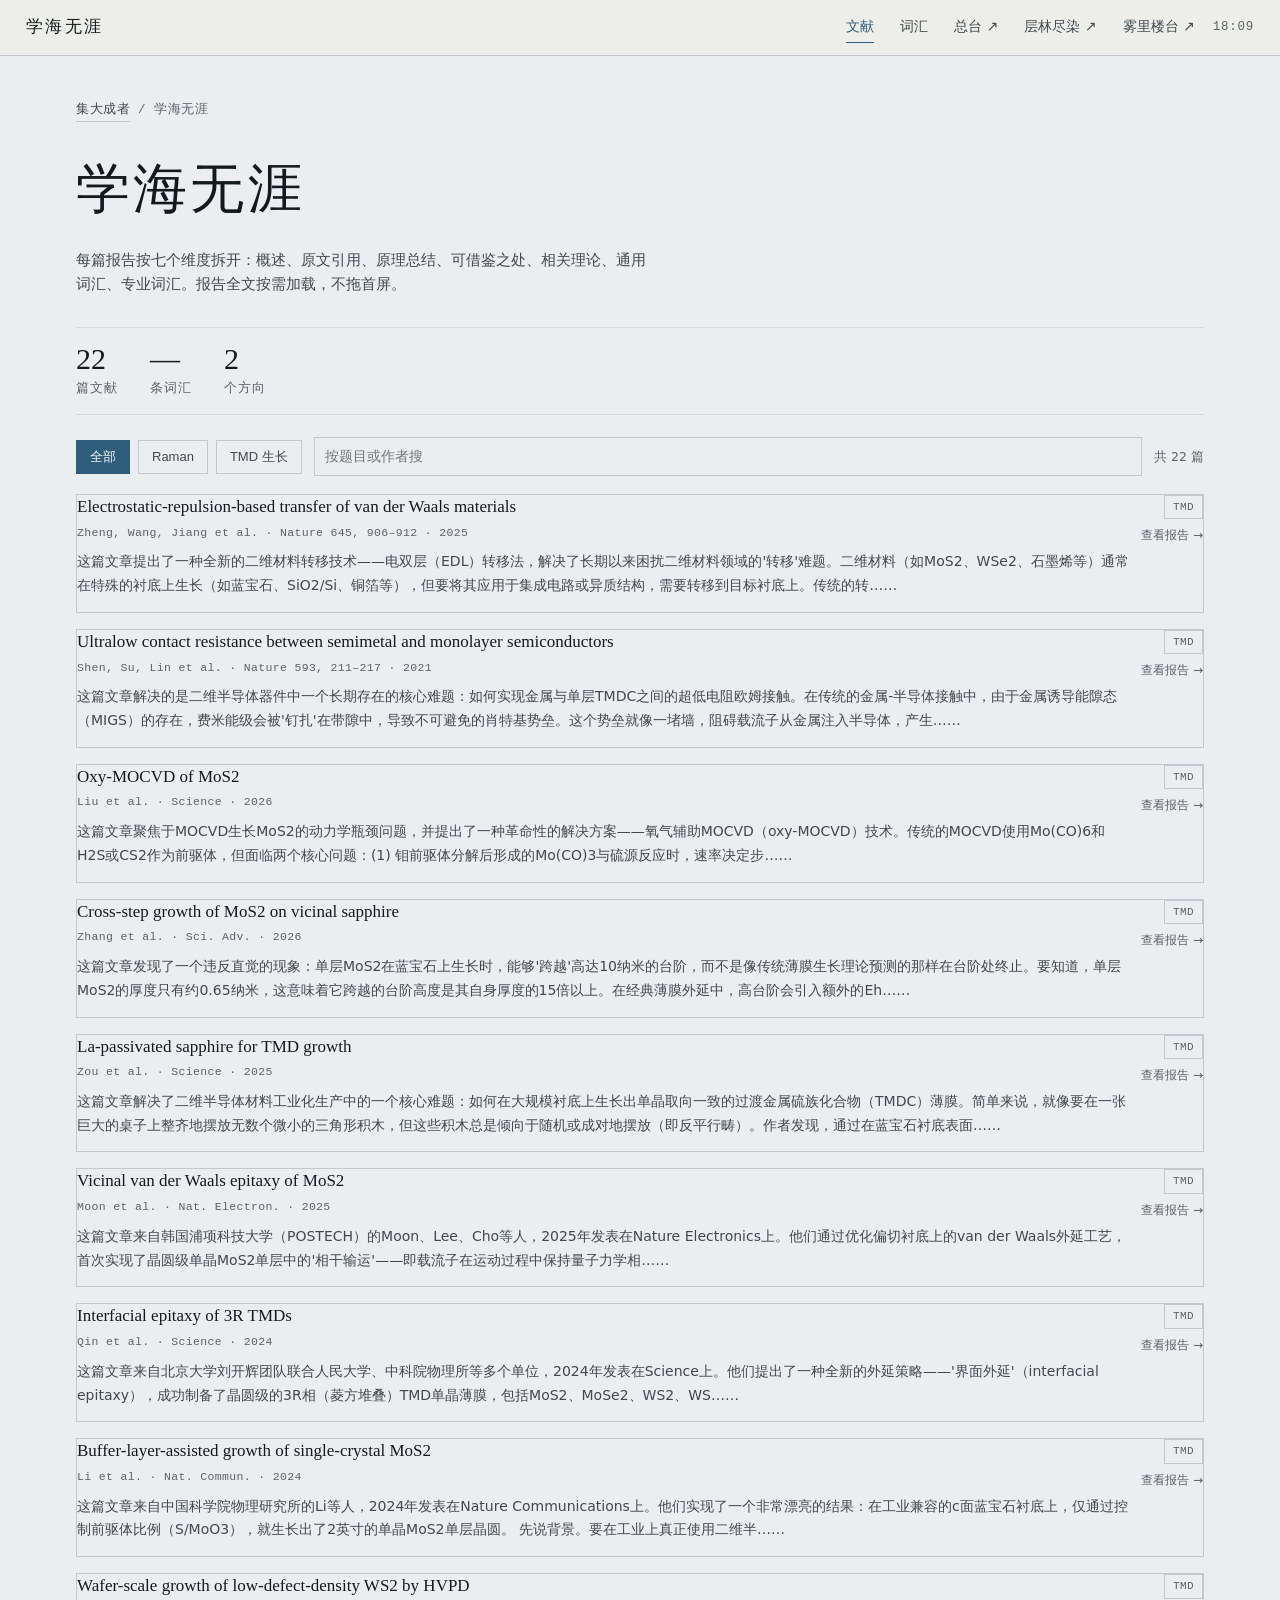
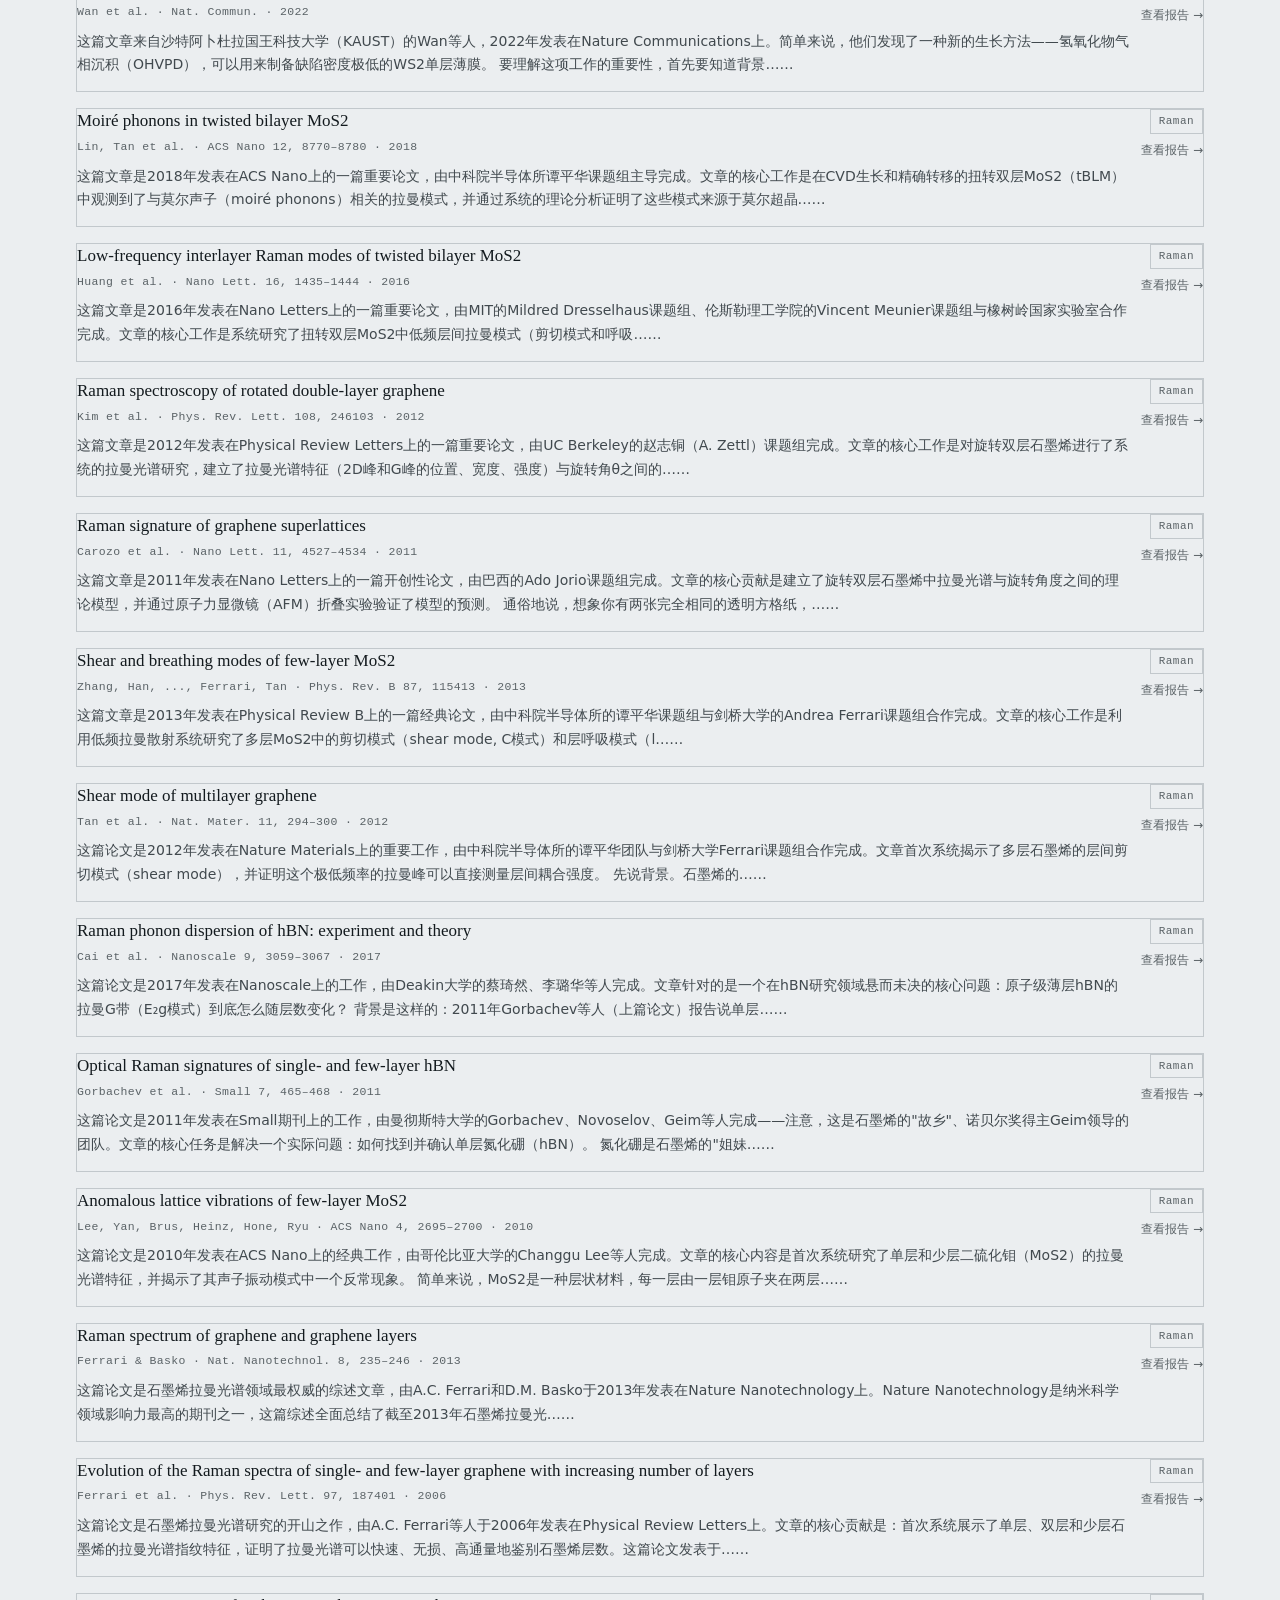
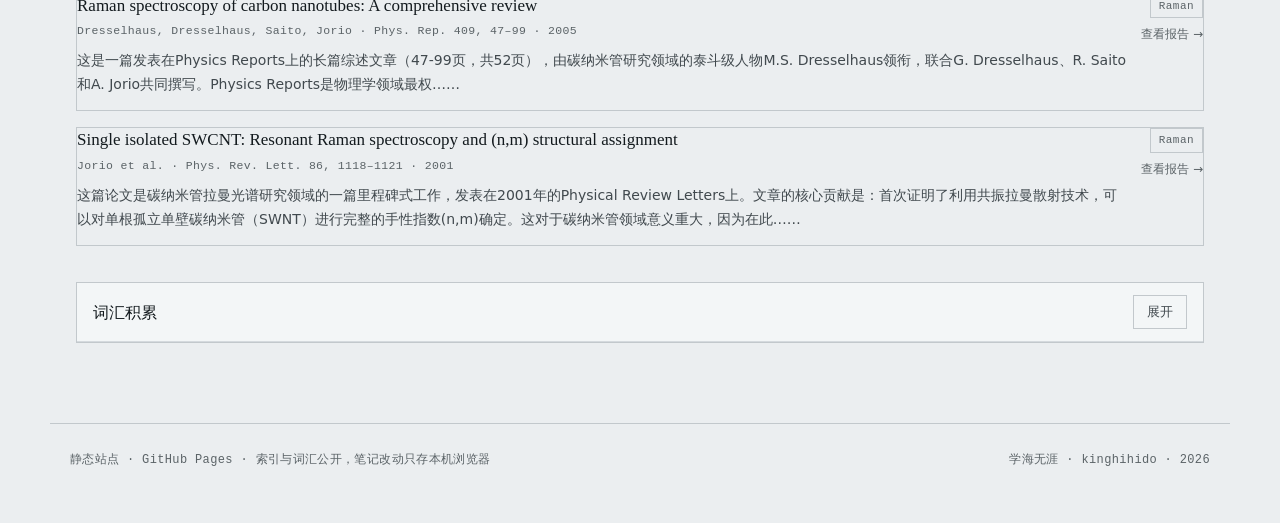
<file: index.html>
<!DOCTYPE html>
<html lang="zh-CN">
<head>
<meta charset="utf-8">
<meta name="viewport" content="width=device-width, initial-scale=1">
<title>学海无涯 · 文献阅读</title>
<meta name="description" content="材料方向文献精读报告，七个维度拆一篇论文，附通用与专业词汇积累。">
<meta property="og:title" content="学海无涯 · 文献阅读">
<meta property="og:description" content="材料方向文献精读报告，七个维度拆一篇论文，附通用与专业词汇积累。">
<meta property="og:type" content="website">
<meta property="og:url" content="https://kinghihido.github.io/paper-reading/">
<link rel="icon" href="data:image/svg+xml,%3Csvg xmlns='http://www.w3.org/2000/svg' viewBox='0 0 32 32'%3E%3Crect width='32' height='32' fill='%232f5d7c'/%3E%3Crect x='8' y='8' width='16' height='16' fill='none' stroke='%23ebeef0' stroke-width='2'/%3E%3Cpath d='M16 8v16' stroke='%23ebeef0' stroke-width='2'/%3E%3C/svg%3E">
<link rel="stylesheet" href="assets/style.css">
</head>
<body>

<nav class="topbar">
  <a class="brand" href="index.html">学海无涯</a>
  <ul class="nav">
    <li><a href="index.html" aria-current="page">文献</a></li>
    <li><a href="#vocab">词汇</a></li>
    <li><a href="https://kinghihido.github.io/jidacheng/" target="_blank" rel="noopener">总台 &#8599;</a></li>
    <li><a href="https://kinghihido.github.io/wuli-loutai/" target="_blank" rel="noopener">层林尽染 &#8599;</a></li>
    <li><a href="https://kinghihido.github.io/wuliloutai-writing/" target="_blank" rel="noopener">雾里楼台 &#8599;</a></li>
  </ul>
  <span class="topbar-clock" id="navClock">--:--</span>
</nav>

<main class="page">
  <p class="crumb"><a href="https://kinghihido.github.io/jidacheng/" target="_blank" rel="noopener">集大成者</a><span>/</span><span>学海无涯</span></p>
  <h1 class="page-title">学海无涯</h1>
  <p class="page-desc">每篇报告按七个维度拆开：概述、原文引用、原理总结、可借鉴之处、相关理论、通用词汇、专业词汇。报告全文按需加载，不拖首屏。</p>

  <div class="lit-stats" id="stats">
    <div class="lit-stat"><span class="lit-stat-num" id="statPapers">—</span><span class="lit-stat-label">篇文献</span></div>
    <div class="lit-stat"><span class="lit-stat-num" id="statVocab">—</span><span class="lit-stat-label">条词汇</span></div>
    <div class="lit-stat"><span class="lit-stat-num" id="statTopics">—</span><span class="lit-stat-label">个方向</span></div>
  </div>

  <div class="lit-toolbar">
    <div class="chips" id="filters">
      <button class="chip" type="button" data-f="全部" aria-pressed="true">全部</button>
      <button class="chip" type="button" data-f="Raman" aria-pressed="false">Raman</button>
      <button class="chip" type="button" data-f="TMD" aria-pressed="false">TMD 生长</button>
    </div>
    <div class="lit-search">
      <input id="search" type="search" placeholder="按题目或作者搜" aria-label="搜索文献">
    </div>
    <span class="hint" id="total">共 0 篇</span>
  </div>

  <div id="paperList"><p class="hint" style="text-align:center;padding:48px 0">正在取索引……</p></div>

  <section class="vocab-section" id="vocab">
    <div class="vocab-panel-head">
      <h3>词汇积累</h3>
      <button class="chip" type="button" id="vocabToggle" aria-expanded="false">展开</button>
    </div>
    <div class="vocab-panel-body" id="vocabBody" hidden>
      <input id="vocabSearch" type="search" placeholder="搜术语、英文或释义" aria-label="搜索词汇">
      <div id="vocabList"><p class="hint">展开后加载。</p></div>
    </div>
  </section>
</main>

<footer class="foot">
  <p>静态站点 · GitHub Pages · 索引与词汇公开，笔记改动只存本机浏览器</p>
  <p>学海无涯 · kinghihido · 2026</p>
</footer>

<div class="toast" id="toast" role="status" aria-live="polite"></div>

<script>
(function () {
  "use strict";

  /* 本站存储命名空间。旧站（集大成者）用的是 jdc.*，同域下做一次性迁移。 */
  var KEYS = { index: "lit.index", vocab: "lit.vocab", migrated: "lit.migrated" };
  var LEGACY = { papers: "jdc.papers", vocab: "jdc.vocab" };

  var state = { papers: [], vocab: [], loaded: false, filter: "全部", query: "", vocabQuery: "" };

  function pad(n) { return n < 10 ? "0" + n : String(n); }
  function toast(msg) {
    var el = document.getElementById("toast");
    el.textContent = msg; el.classList.add("show");
    clearTimeout(toast._t);
    toast._t = setTimeout(function () { el.classList.remove("show"); }, 2600);
  }
  function store(key, val) { try { localStorage.setItem(key, JSON.stringify(val)); return true; } catch (e) { return false; } }
  function load(key, fb) { try { var v = JSON.parse(localStorage.getItem(key) || "null"); return v === null ? fb : v; } catch (e) { return fb; } }
  function esc(s) { var d = document.createElement("div"); d.textContent = s; return d.innerHTML; }
  function getTag(p) { var id = p.id || ""; return id.indexOf("raman") === 0 ? "Raman" : (id.indexOf("tmd") === 0 ? "TMD" : ""); }

  /* 把旧站的全量数据降级成本站索引（只留元信息），顺带救回词汇 */
  function migrateFromLegacy() {
    if (load(KEYS.migrated, false)) return;
    var old = load(LEGACY.papers, null);
    if (Array.isArray(old) && old.length) {
      store(KEYS.index, old.map(function (p) {
        return {
          id: p.id, title: p.title, meta: p.meta, status: p.status,
          createdAt: p.createdAt, updatedAt: p.updatedAt,
          summary: (p.summary || "").slice(0, 180)
        };
      }));
      /* 旧站的完整正文仍留在原键里，详情页回退时可以读到 */
      toast("已从集大成者接管 " + old.length + " 篇记录");
    }
    var oldVocab = load(LEGACY.vocab, null);
    if (Array.isArray(oldVocab) && oldVocab.length && !load(KEYS.vocab, null)) {
      store(KEYS.vocab, oldVocab);
    }
    store(KEYS.migrated, true);
  }

  function renderStats() {
    document.getElementById("statPapers").textContent = String(state.papers.length || "0");
    document.getElementById("statVocab").textContent = String(state.vocab.length || "—");
    var topics = {};
    state.papers.forEach(function (p) { var t = getTag(p); if (t) topics[t] = 1; });
    document.getElementById("statTopics").textContent = String(Object.keys(topics).length || "—");
  }

  function render() {
    var listEl = document.getElementById("paperList");
    var filtered = state.papers.filter(function (p) {
      var tag = getTag(p);
      var okTag = state.filter === "全部" || tag === state.filter;
      var q = state.query.toLowerCase();
      var okQ = !q || (p.title || "").toLowerCase().indexOf(q) > -1 || (p.meta || "").toLowerCase().indexOf(q) > -1;
      return okTag && okQ;
    }).sort(function (a, b) { return (b.createdAt || 0) - (a.createdAt || 0); });

    document.getElementById("total").textContent = "共 " + state.papers.length + " 篇";
    listEl.textContent = "";

    if (!state.loaded) {
      listEl.innerHTML = '<p class="hint" style="text-align:center;padding:48px 0">正在取索引……</p>';
      return;
    }
    if (!filtered.length) {
      listEl.innerHTML = '<div class="empty"><strong>没有符合条件的</strong><p>换个关键词试试。</p></div>';
      return;
    }

    filtered.forEach(function (paper) {
      var a = document.createElement("a");
      a.href = "report.html?id=" + encodeURIComponent(paper.id);
      a.className = "report-block lit-item";

      var tag = getTag(paper);
      var preview = (paper.summary || "").replace(/\s+/g, " ").trim();
      if (preview.length > 140) preview = preview.slice(0, 140) + "……";

      a.innerHTML =
        '<div class="lit-item-head">' +
          '<div class="lit-item-main">' +
            '<h3 class="report-title">' + esc(paper.title || "无题") + '</h3>' +
            '<div class="report-meta">' + esc(paper.meta || "") + '</div>' +
            (preview ? '<p class="lit-preview">' + esc(preview) + '</p>' : '') +
          '</div>' +
          '<div class="lit-item-side">' +
            (tag ? '<span class="status-tag">' + esc(tag) + '</span>' : '') +
            '<span class="lit-item-go">查看报告 &rarr;</span>' +
          '</div>' +
        '</div>';
      listEl.appendChild(a);
    });
  }

  function renderVocab() {
    var listEl = document.getElementById("vocabList");
    listEl.textContent = "";
    if (!state.vocab.length) { listEl.innerHTML = '<p class="hint">还没有词汇记录。</p>'; return; }
    var q = state.vocabQuery.toLowerCase();
    var filtered = state.vocab.filter(function (v) {
      if (!q) return true;
      return (v.term || "").toLowerCase().indexOf(q) > -1 ||
             (v.english || "").toLowerCase().indexOf(q) > -1 ||
             (v.definition || "").toLowerCase().indexOf(q) > -1;
    });
    if (!filtered.length) { listEl.innerHTML = '<p class="hint">没有找到匹配的词汇</p>'; return; }
    var table = document.createElement("table");
    table.className = "vocab-table";
    table.innerHTML = "<thead><tr><th>术语</th><th>English</th><th>释义</th><th>分类</th></tr></thead>";
    var tbody = document.createElement("tbody");
    filtered.forEach(function (v) {
      var tr = document.createElement("tr");
      tr.innerHTML = '<td class="vocab-term">' + esc(v.term) + '</td><td class="vocab-en">' + esc(v.english) + '</td><td>' + esc(v.definition) + '</td><td><span class="status-tag">' + esc(v.category || "") + '</span></td>';
      tbody.appendChild(tr);
    });
    table.appendChild(tbody);
    listEl.appendChild(table);
  }

  /* 词汇按需加载：只有展开面板才取 vocab.json */
  function ensureVocab() {
    if (state.vocab.length) { renderVocab(); return; }
    var cached = load(KEYS.vocab, null);
    if (Array.isArray(cached) && cached.length) {
      state.vocab = cached; renderVocab(); renderStats(); return;
    }
    document.getElementById("vocabList").innerHTML = '<p class="hint">正在取词汇表……</p>';
    fetch("vocab.json").then(function (r) { return r.ok ? r.json() : null; }).then(function (data) {
      if (Array.isArray(data) && data.length) {
        state.vocab = data; store(KEYS.vocab, data);
        renderVocab(); renderStats();
      } else {
        document.getElementById("vocabList").innerHTML = '<p class="hint">没有可用的词汇表。</p>';
      }
    }).catch(function () {
      document.getElementById("vocabList").innerHTML = '<p class="hint">词汇表取不到，用 file:// 打开会被浏览器拦住，请起个本地服务。</p>';
    });
  }

  document.getElementById("filters").addEventListener("click", function (e) {
    var btn = e.target.closest(".chip"); if (!btn) return;
    state.filter = btn.getAttribute("data-f");
    Array.prototype.forEach.call(this.querySelectorAll(".chip"), function (c) { c.setAttribute("aria-pressed", String(c === btn)); });
    render();
  });
  document.getElementById("search").addEventListener("input", function () { state.query = this.value; render(); });
  document.getElementById("vocabSearch").addEventListener("input", function () { state.vocabQuery = this.value; renderVocab(); });

  document.getElementById("vocabToggle").addEventListener("click", function () {
    var body = document.getElementById("vocabBody");
    var open = body.hasAttribute("hidden");
    if (open) body.removeAttribute("hidden"); else body.setAttribute("hidden", "");
    this.setAttribute("aria-expanded", String(open));
    this.textContent = open ? "收起" : "展开";
    if (open) ensureVocab();
  });

  /* 带 #vocab 进来时直接展开 */
  if (location.hash === "#vocab") {
    document.getElementById("vocabBody").removeAttribute("hidden");
    document.getElementById("vocabToggle").setAttribute("aria-expanded", "true");
    document.getElementById("vocabToggle").textContent = "收起";
  }

  (function () { var d = new Date(); document.getElementById("navClock").textContent = pad(d.getHours()) + ":" + pad(d.getMinutes()); })();

  migrateFromLegacy();
  state.papers = load(KEYS.index, []);
  if (!Array.isArray(state.papers)) state.papers = [];
  if (state.papers.length) state.loaded = true;

  renderStats();
  render();

  /* 索引只有 15KB，每次都取，保证加新文献后刷新即可同步 */
  fetch("papers-index.json").then(function (r) { return r.ok ? r.json() : null; }).then(function (data) {
    if (Array.isArray(data)) {
      state.papers = data; state.loaded = true;
      store(KEYS.index, data);
      render(); renderStats();
    }
  }).catch(function () {
    if (!state.papers.length) {
      document.getElementById("paperList").innerHTML =
        '<div class="empty"><strong>索引没取到</strong><p>用 file:// 直接打开会被浏览器拦住请求，起个本地服务再访问即可。</p></div>';
    }
  });
})();
</script>
</body>
</html>
</file>
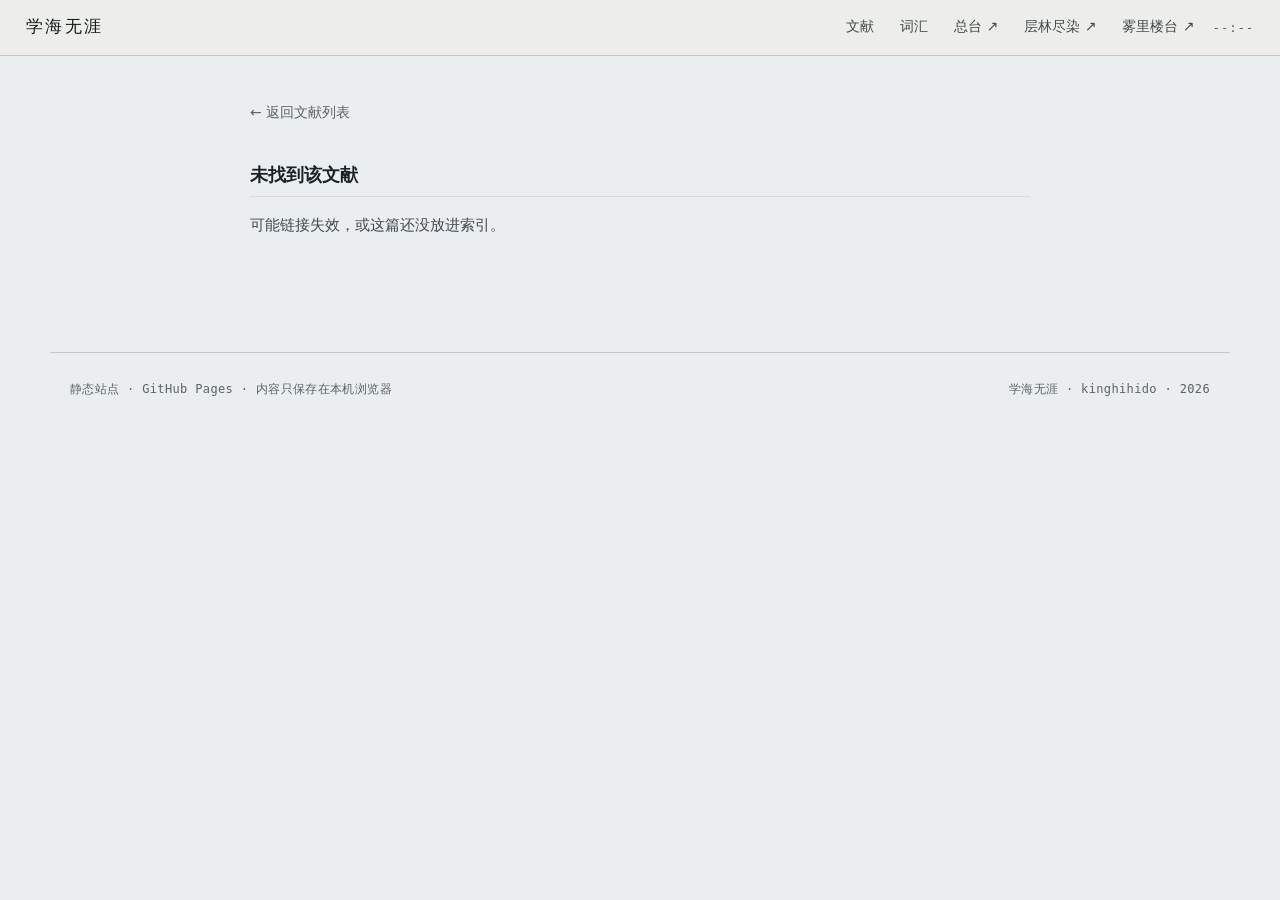
<file: report.html>
<!DOCTYPE html>
<html lang="zh-CN">
<head>
<meta charset="utf-8">
<meta name="viewport" content="width=device-width, initial-scale=1">
<title>阅读报告 · 学海无涯</title>
<meta name="description" content="学海无涯 · 文献精读报告正文页：七个维度拆解一篇论文。">
<meta property="og:title" content="阅读报告 · 学海无涯">
<meta property="og:description" content="文献精读报告正文：七个维度拆解一篇论文。">
<meta property="og:type" content="website">
<meta property="og:url" content="https://kinghihido.github.io/paper-reading/report.html">
<link rel="icon" href="data:image/svg+xml,%3Csvg xmlns='http://www.w3.org/2000/svg' viewBox='0 0 32 32'%3E%3Crect width='32' height='32' fill='%232f5d7c'/%3E%3Crect x='8' y='8' width='16' height='16' fill='none' stroke='%23ebeef0' stroke-width='2'/%3E%3Cpath d='M16 8v16' stroke='%23ebeef0' stroke-width='2'/%3E%3C/svg%3E">
<link rel="stylesheet" href="assets/style.css">
</head>
<body>

<nav class="topbar">
  <a class="brand" href="index.html">学海无涯</a>
  <ul class="nav">
    <li><a href="index.html">文献</a></li>
    <li><a href="index.html#vocab">词汇</a></li>
    <li><a href="https://kinghihido.github.io/jidacheng/" target="_blank" rel="noopener">总台 &#8599;</a></li>
    <li><a href="https://kinghihido.github.io/wuli-loutai/" target="_blank" rel="noopener">层林尽染 &#8599;</a></li>
    <li><a href="https://kinghihido.github.io/wuliloutai-writing/" target="_blank" rel="noopener">雾里楼台 &#8599;</a></li>
  </ul>
  <span class="topbar-clock" id="navClock">--:--</span>
</nav>

<main class="page">
  <div class="report-page" id="reportContent">
    <p class="hint" style="text-align:center;padding:60px 0">加载中……</p>
  </div>
</main>

<footer class="foot">
  <p>静态站点 · GitHub Pages · 内容只保存在本机浏览器</p>
  <p>学海无涯 · kinghihido · 2026</p>
</footer>

<script>
(function () {
  "use strict";

  var KEYS = { index: "lit.index", vocab: "lit.vocab" };
  var LEGACY = { papers: "jdc.papers" };

  function pad(n) { return n < 10 ? "0" + n : String(n); }
  function esc(s) { var d = document.createElement("div"); d.textContent = s; return d.innerHTML; }
  function load(key, fb) { try { var v = JSON.parse(localStorage.getItem(key) || "null"); return v === null ? fb : v; } catch (e) { return fb; } }
  function getTag(p) { var id = p.id || ""; return id.indexOf("raman") === 0 ? "Raman" : (id.indexOf("tmd") === 0 ? "TMD" : ""); }
  function findPaper(list, id) {
    for (var i = 0; i < list.length; i++) { if (list[i].id === id) return list[i]; }
    return null;
  }
  function hasBody(p) {
    return !!(p.summary || p.principles || p.lessons || p.theory ||
              (p.quotes && p.quotes.length) || (p.vocabGeneral && p.vocabGeneral.length));
  }

  function renderReport(paper) {
    var tag = getTag(paper);
    var html = '';
    html += '<a class="back-link" href="index.html">&larr; 返回文献列表</a>';
    html += '<h1 class="paper-title">' + esc(paper.title || "无题") + '</h1>';
    html += '<div class="paper-meta">' + esc(paper.meta || "") + '</div>';

    html += '<div class="paper-tags"><span class="status-tag">' + esc(tag || "未分类") + '</span>';
    html += '<span class="status-tag done">' + esc(paper.status || "已读") + '</span></div>';

    if (paper.summary) html += '<div class="section"><h2>概述</h2><p>' + esc(paper.summary) + '</p></div>';

    if (paper.quotes && paper.quotes.length) {
      html += '<div class="section"><h2>原文引用</h2>';
      paper.quotes.forEach(function (q) {
        html += '<blockquote>' + esc(q.text || "");
        if (q.context) html += '<span class="cite">—— ' + esc(q.context) + '</span>';
        html += '</blockquote>';
      });
      html += '</div>';
    }

    if (paper.principles) html += '<div class="section"><h2>原理总结</h2><p>' + esc(paper.principles) + '</p></div>';
    if (paper.lessons) html += '<div class="section"><h2>可借鉴之处</h2><p>' + esc(paper.lessons) + '</p></div>';
    if (paper.theory) html += '<div class="section"><h2>相关理论知识</h2><p>' + esc(paper.theory) + '</p></div>';

    var allVocab = [].concat(paper.vocabGeneral || [], paper.vocabDomain || []);
    if (allVocab.length) {
      html += '<div class="section"><h2>词汇表</h2>';
      html += '<table class="vocab-table"><thead><tr><th>术语</th><th>English</th><th>释义</th></tr></thead><tbody>';
      allVocab.forEach(function (v) {
        html += '<tr><td class="vocab-term">' + esc(v.term) + '</td><td class="vocab-en">' + esc(v.english) + '</td><td>' + esc(v.definition) + '</td></tr>';
      });
      html += '</tbody></table></div>';
    }

    document.getElementById("reportContent").innerHTML = html;
    document.title = (paper.title || "阅读报告") + " · 学海无涯";
  }

  function showNotFound() {
    document.getElementById("reportContent").innerHTML =
      '<a class="back-link" href="index.html">&larr; 返回文献列表</a>' +
      '<div class="section"><h2>未找到该文献</h2><p>可能链接失效，或这篇还没放进索引。</p></div>';
  }

  function showError() {
    document.getElementById("reportContent").innerHTML =
      '<a class="back-link" href="index.html">&larr; 返回文献列表</a>' +
      '<div class="section"><h2>报告没加载出来</h2><p>用 file:// 直接打开会被浏览器拦住请求，起个本地服务再访问即可。</p></div>';
  }

  var params = new URLSearchParams(window.location.search);
  var paperId = params.get("id");
  if (!paperId) { showNotFound(); return; }

  /* 1) 索引缓存里如果已经带全文（旧总台迁移过来的记录），直接用 */
  var cached = load(KEYS.index, []);
  if (!Array.isArray(cached)) cached = [];
  var hit = findPaper(cached, paperId);
  if (hit && hasBody(hit)) { renderReport(hit); return; }

  /* 2) 否则按 id 取单篇，20KB 上下 */
  fetch("reports/" + encodeURIComponent(paperId) + ".json")
    .then(function (r) { return r.ok ? r.json() : null; })
    .then(function (data) {
      if (data && data.id) { renderReport(data); return; }
      /* 3) 最后兜底：旧总台的全量缓存里也许还留着正文 */
      var legacy = load(LEGACY.papers, []);
      if (Array.isArray(legacy)) {
        var old = findPaper(legacy, paperId);
        if (old) { renderReport(old); return; }
      }
      showNotFound();
    })
    .catch(function () { showError(); });

  (function () { var d = new Date(); document.getElementById("navClock").textContent = pad(d.getHours()) + ":" + pad(d.getMinutes()); })();
})();
</script>
</body>
</html>
</file>
<file: assets/style.css>
/* ============================================================
   学海无涯 · 文献精读
   苍蓝为调，纸色为底，宋体为骨，发丝线分格。
   ============================================================ */

:root {
  --paper: #ebeef0;
  --paper-2: #e2e6e8;
  --panel: #f3f6f7;
  --ink: #131a1e;
  --ink-1: #1b2226;
  --ink-2: #41494e;
  --ink-3: #5b6367;
  --bg-warm: #f8fafb;
  --rule: #c2c8cc;
  --rule-soft: #d5dade;
  --accent: #2f5d7c;
  --accent-deep: #21485f;
  --seal: #8e3a27;

  --serif: "Songti SC", "STSong", "Noto Serif SC", "SimSun", "Times New Roman", serif;
  --sans: "PingFang SC", "Microsoft YaHei UI", "Microsoft YaHei", "Segoe UI", system-ui, sans-serif;
  --mono: "Consolas", "SFMono-Regular", "Menlo", monospace;
}

*, *::before, *::after { box-sizing: border-box; }

html { -webkit-text-size-adjust: 100%; }

body {
  margin: 0;
  background: var(--paper);
  color: var(--ink);
  font-family: var(--sans);
  font-size: 15px;
  line-height: 1.7;
  -webkit-font-smoothing: antialiased;
}

a { color: var(--ink); }

:focus-visible {
  outline: 2px solid var(--accent);
  outline-offset: 2px;
}

/* ---------- 顶栏 ---------- */

.topbar {
  position: sticky;
  top: 0;
  z-index: 20;
  display: flex;
  align-items: center;
  gap: 18px;
  padding: 11px 18px;
  background: rgba(237, 238, 233, 0.94);
  -webkit-backdrop-filter: blur(6px);
  backdrop-filter: blur(6px);
  border-bottom: 1px solid var(--rule);
}

.brand {
  font-family: var(--serif);
  font-size: 17px;
  letter-spacing: 0.14em;
  text-decoration: none;
  color: var(--ink);
  white-space: nowrap;
  flex: 0 0 auto;
}

.nav {
  display: flex;
  gap: 20px;
  list-style: none;
  margin: 0;
  padding: 0;
  overflow-x: auto;
  scrollbar-width: none;
  flex: 1 1 auto;
  min-width: 0;
}
.nav::-webkit-scrollbar { display: none; }

.nav a {
  display: inline-block;
  font-size: 14px;
  color: var(--ink-2);
  text-decoration: none;
  padding: 3px 0;
  border-bottom: 1px solid transparent;
  white-space: nowrap;
}
.nav a:hover { color: var(--ink); border-bottom-color: var(--ink); }
.nav a[aria-current="page"] { color: var(--accent); border-bottom-color: var(--accent); }

.topbar-clock {
  display: none;
  font-family: var(--mono);
  font-size: 12.5px;
  color: var(--ink-3);
  letter-spacing: 0.06em;
  flex: 0 0 auto;
}

/* ---------- 刊头 ---------- */

.hero {
  position: relative;
  padding: 52px 20px 40px;
  border-bottom: 1px solid var(--rule);
  overflow: hidden;
}

.hero::before {
  content: "";
  position: absolute;
  inset: 0;
  background-image: repeating-linear-gradient(90deg, var(--rule) 0 1px, transparent 1px 72px);
  opacity: 0.5;
  pointer-events: none;
  -webkit-mask-image: linear-gradient(180deg, rgba(0, 0, 0, 0.9), rgba(0, 0, 0, 0) 86%);
  mask-image: linear-gradient(180deg, rgba(0, 0, 0, 0.9), rgba(0, 0, 0, 0) 86%);
}

.hero-inner {
  position: relative;
  max-width: 1180px;
  margin: 0 auto;
}

.dateline {
  display: flex;
  flex-wrap: wrap;
  align-items: center;
  gap: 10px;
  margin: 0 0 20px;
  font-family: var(--mono);
  font-size: 12.5px;
  letter-spacing: 0.06em;
  color: var(--ink-3);
}
.dateline .sep { color: var(--rule); }

.wordmark {
  font-family: var(--serif);
  font-weight: 400;
  font-size: clamp(44px, 10.5vw, 100px);
  line-height: 1.04;
  letter-spacing: 0.09em;
  text-indent: 0.04em;
  margin: 0 0 18px;
}

.lede {
  max-width: 34em;
  margin: 0 0 34px;
  font-size: 15.5px;
  color: var(--ink-2);
}

.hero-meta {
  display: grid;
  grid-template-columns: repeat(2, 1fr);
  border-top: 1px solid var(--rule);
  border-bottom: 1px solid var(--rule);
}

.meta-cell {
  display: flex;
  flex-direction: column;
  gap: 2px;
  padding: 14px 0;
  border-left: 1px solid var(--rule);
  padding-left: 16px;
  min-width: 0;
}
.meta-cell:nth-child(2n + 1) { border-left: none; padding-left: 0; }

.meta-k {
  font-size: 12.5px;
  color: var(--ink-3);
  letter-spacing: 0.05em;
}
.meta-v {
  font-family: var(--serif);
  font-size: 26px;
  line-height: 1.15;
}
.meta-v small { font-size: 13px; color: var(--ink-3); margin-left: 4px; font-family: var(--sans); }

/* ---------- 五个模块 ---------- */

.panels {
  display: grid;
  grid-template-columns: 1fr;
  gap: 1px;
  background: var(--rule);
  border-bottom: 1px solid var(--rule);
}

.panel {
  background: var(--panel);
  padding: 26px 20px 28px;
  display: flex;
  flex-direction: column;
  min-width: 0;
}

.panel-top {
  display: flex;
  align-items: baseline;
  justify-content: space-between;
  gap: 12px;
  margin-bottom: 16px;
}

.kicker {
  font-family: var(--serif);
  font-size: 13px;
  letter-spacing: 0.24em;
  color: var(--accent);
}

.stat {
  font-family: var(--mono);
  font-size: 12px;
  color: var(--ink-3);
  white-space: nowrap;
}

.panel-title {
  font-family: var(--serif);
  font-weight: 400;
  font-size: clamp(23px, 3.2vw, 30px);
  letter-spacing: 0.05em;
  margin: 0 0 10px;
}

.panel-desc {
  margin: 0 0 20px;
  max-width: 32em;
  font-size: 14.5px;
  color: var(--ink-2);
}

.panel-body {
  flex: 1 1 auto;
  display: flex;
  flex-direction: column;
  gap: 14px;
  min-width: 0;
}

.enter {
  align-self: flex-start;
  margin-top: 22px;
  font-size: 14px;
  color: var(--ink);
  text-decoration: none;
  border-bottom: 1px solid var(--rule);
  padding-bottom: 2px;
}
.enter:hover { color: var(--accent); border-bottom-color: var(--accent); }

/* 创作：稿纸 */
.paper-block {
  flex: 1 1 auto;
  min-height: 132px;
  background-image: repeating-linear-gradient(180deg, transparent 0 31px, var(--rule-soft) 31px 32px);
}
.paper-lines {
  margin: 0;
  padding: 0;
  font-family: var(--serif);
  font-size: 16.5px;
  line-height: 32px;
  color: var(--ink-2);
  overflow-wrap: anywhere;
}
.paper-lines em { font-style: normal; color: var(--ink-3); }
.paper-meta {
  font-family: var(--mono);
  font-size: 11.5px;
  color: var(--ink-3);
  letter-spacing: 0.04em;
  margin: 10px 0 0;
}

/* 摄影 */
.photo-figure { margin: 0; display: flex; flex-direction: column; flex: 1 1 auto; min-height: 0; }
.photo-frame {
  position: relative;
  flex: 1 1 auto;
  min-height: 250px;
  background: var(--paper-2);
  overflow: hidden;
}
.photo-frame img {
  position: absolute;
  inset: 0;
  display: block;
  width: 100%;
  height: 100%;
  object-fit: cover;
  object-position: center 42%;
}
.photo-cap {
  display: flex;
  justify-content: space-between;
  gap: 10px;
  margin-top: 8px;
  font-family: var(--mono);
  font-size: 11.5px;
  color: var(--ink-3);
}

/* 课表 */
.course-list { display: flex; flex-direction: column; }

/* 学习站入口 */
.site-list { display: flex; flex-direction: column; }
.site-row {
  display: flex;
  align-items: center;
  justify-content: space-between;
  gap: 14px;
  padding: 11px 0;
  border-top: 1px solid var(--rule-soft);
  text-decoration: none;
  color: var(--ink);
  min-height: 44px;
}
.site-row:first-child { border-top: none; padding-top: 0; }
.site-mark {
  flex: 0 0 auto;
  width: 26px;
  height: 26px;
  display: inline-flex;
}
.site-mark svg {
  width: 100%;
  height: 100%;
  display: block;
  border-radius: 6px;
}
.site-name {
  font-family: var(--serif);
  font-size: 16.5px;
  letter-spacing: 0.04em;
  flex: 0 0 auto;
}
.site-desc {
  font-size: 12.5px;
  color: var(--ink-3);
  text-align: right;
  flex: 1 1 auto;
  min-width: 0;
}
.site-row:hover .site-name {
  color: var(--accent);
  text-decoration: underline;
  text-underline-offset: 3px;
}
.site-row .site-out {
  font-family: var(--mono);
  font-size: 12px;
  color: var(--ink-3);
  flex: 0 0 auto;
}

/* 内页里更大的学习站条目 */
.site-list--big .site-row {
  padding: 16px 0;
  gap: 18px;
}
.site-list--big .site-name { font-size: 21px; }
.site-list--big .site-desc { font-size: 13px; max-width: 24em; }
.site-list--big .site-mark { width: 34px; height: 34px; }
.site-list--big .site-mark svg { border-radius: 8px; }
.site-list--big .site-row:hover .site-out { color: var(--accent); }

/* 总台上放大的本科学习站卡片 */
.site-grid {
  display: grid;
  grid-template-columns: repeat(4, 1fr);
  gap: 1px;
  background: var(--rule);
  border: 1px solid var(--rule);
}
.site-card {
  display: flex;
  align-items: center;
  gap: 16px;
  padding: 18px 20px;
  background: var(--panel);
  text-decoration: none;
  color: var(--ink);
  min-width: 0;
}
.site-card-body {
  display: flex;
  flex-direction: column;
  gap: 3px;
  min-width: 0;
}
.site-card-mark {
  flex: 0 0 auto;
  width: 44px;
  height: 44px;
}
.site-card-mark svg {
  width: 100%;
  height: 100%;
  display: block;
  border-radius: 10px;
}
.site-card-name {
  font-family: var(--serif);
  font-size: 19px;
  letter-spacing: 0.04em;
}
.site-card-desc {
  font-size: 13px;
  color: var(--ink-3);
}
.site-card:hover .site-card-name {
  color: var(--accent);
  text-decoration: underline;
  text-underline-offset: 3px;
}
.course-row {
  display: flex;
  align-items: baseline;
  justify-content: space-between;
  gap: 10px;
  padding: 7px 0;
  font-size: 14px;
  border-top: 1px solid var(--rule-soft);
}
.course-row:first-child { border-top: none; padding-top: 0; }
.course-row .course-no {
  font-family: var(--mono);
  font-size: 11.5px;
  color: var(--ink-3);
  white-space: nowrap;
}

/* 文献计数 */
.lit-stats {
  display: grid;
  grid-template-columns: repeat(3, 1fr);
  gap: 14px;
  border-top: 1px solid var(--rule-soft);
  padding-top: 14px;
}
.lit-num {
  font-family: var(--serif);
  font-size: 30px;
  line-height: 1.1;
}
.lit-k { font-size: 12.5px; color: var(--ink-3); margin-top: 2px; }

.panel-note {
  margin: auto 0 0;
  padding-top: 12px;
  border-top: 1px solid var(--rule-soft);
  font-size: 13px;
  line-height: 1.8;
  color: var(--ink-3);
}

/* 打卡点 */
.habit-dots { display: flex; flex-wrap: wrap; gap: 8px 16px; }
.dot-chip {
  display: inline-flex;
  align-items: center;
  gap: 7px;
  font-size: 13.5px;
  color: var(--ink-2);
}
.dot-mark {
  width: 11px;
  height: 11px;
  border: 1px solid var(--ink-3);
  background: transparent;
  flex: 0 0 auto;
}
.dot-mark.on { background: var(--accent); border-color: var(--accent); }

/* 总台上的近七天小格 */
.mini-wrap { flex: 0 0 auto; }
.mini-label {
  margin: 0 0 6px;
  font-family: var(--mono);
  font-size: 11px;
  letter-spacing: 0.06em;
  color: var(--ink-3);
}
.mini-week {
  display: grid;
  grid-template-columns: repeat(7, 1fr);
  gap: 3px;
  width: 180px;
}
.mini-week span {
  display: block;
  height: 13px;
  background: var(--paper);
  border: 1px solid var(--rule);
}
.mini-week span.on { background: var(--accent); border-color: var(--accent); }

/* ---------- 内页 ---------- */

.page {
  max-width: 1180px;
  margin: 0 auto;
  padding: 34px 20px 72px;
}

.crumb {
  margin: 0 0 22px;
  font-family: var(--mono);
  font-size: 12.5px;
  color: var(--ink-3);
  letter-spacing: 0.04em;
  display: flex;
  gap: 8px;
  flex-wrap: wrap;
}
.crumb a {
  color: var(--ink-2);
  text-decoration: none;
  border-bottom: 1px solid var(--rule);
}
.crumb a:hover { color: var(--accent); border-bottom-color: var(--accent); }

.page-title {
  font-family: var(--serif);
  font-weight: 400;
  font-size: clamp(32px, 6vw, 54px);
  letter-spacing: 0.06em;
  margin: 0 0 12px;
}

.page-desc {
  max-width: 40em;
  margin: 0 0 30px;
  color: var(--ink-2);
  font-size: 14.5px;
}

.work {
  display: grid;
  grid-template-columns: 1fr;
  gap: 1px;
  background: var(--rule);
  border: 1px solid var(--rule);
}

.work-cell {
  background: var(--panel);
  padding: 22px 20px 26px;
  min-width: 0;
}

.cell-head {
  display: flex;
  align-items: baseline;
  justify-content: space-between;
  gap: 12px;
  margin-bottom: 16px;
  flex-wrap: wrap;
}
.cell-title {
  font-family: var(--serif);
  font-weight: 400;
  font-size: 17px;
  letter-spacing: 0.04em;
  margin: 0;
}

/* 表单 */
.field { display: flex; flex-direction: column; gap: 6px; margin-bottom: 14px; }
.field > label { font-size: 13px; color: var(--ink-3); }

input[type="text"], input[type="search"], input[type="url"], select, textarea {
  width: 100%;
  font-family: var(--sans);
  font-size: 16px;
  line-height: 1.6;
  color: var(--ink);
  background: var(--paper);
  border: 1px solid var(--rule);
  border-radius: 0;
  padding: 10px 12px;
  -webkit-appearance: none;
  appearance: none;
}
select {
  background-image: linear-gradient(45deg, transparent 50%, var(--ink-3) 50%), linear-gradient(135deg, var(--ink-3) 50%, transparent 50%);
  background-position: calc(100% - 17px) 19px, calc(100% - 12px) 19px;
  background-size: 5px 5px, 5px 5px;
  background-repeat: no-repeat;
  padding-right: 34px;
}
textarea {
  font-family: var(--serif);
  font-size: 16px;
  line-height: 1.95;
  min-height: 44vh;
  resize: vertical;
}

.toolbar {
  display: flex;
  align-items: center;
  justify-content: space-between;
  gap: 12px;
  flex-wrap: wrap;
  margin-top: 12px;
}
.toolbar-end { display: flex; gap: 8px; flex-wrap: wrap; }

.btn {
  font-family: var(--sans);
  font-size: 14px;
  line-height: 1.4;
  padding: 9px 18px;
  min-height: 40px;
  background: var(--accent);
  color: var(--panel);
  border: 1px solid var(--accent);
  border-radius: 0;
  cursor: pointer;
}
.btn:hover { background: var(--accent-deep); border-color: var(--accent-deep); }

.btn-ghost {
  background: transparent;
  color: var(--ink);
  border: 1px solid var(--rule);
}
.btn-ghost:hover { background: transparent; border-color: var(--ink-2); color: var(--ink); }

.hint { font-size: 12.5px; color: var(--ink-3); }

/* 列表 */
.entry {
  display: flex;
  align-items: flex-start;
  justify-content: space-between;
  gap: 12px;
  padding: 12px 0;
  border-top: 1px solid var(--rule-soft);
}
.entry:first-child { border-top: none; padding-top: 0; }
.entry-main { min-width: 0; flex: 1 1 auto; }
.entry-open {
  display: block;
  width: 100%;
  text-align: left;
  padding: 0;
  background: none;
  border: none;
  cursor: pointer;
  font-family: var(--serif);
  font-size: 16.5px;
  line-height: 1.5;
  color: var(--ink);
  overflow-wrap: anywhere;
}
.entry-open:hover { color: var(--accent); }
.entry-meta {
  margin-top: 3px;
  font-family: var(--mono);
  font-size: 11.5px;
  color: var(--ink-3);
  letter-spacing: 0.03em;
}
.entry-actions { flex: 0 0 auto; display: flex; gap: 2px; }
.entry-actions button {
  font-size: 12.5px;
  color: var(--ink-3);
  background: none;
  border: none;
  cursor: pointer;
  padding: 6px 6px;
  min-height: 32px;
}
.entry-actions button:hover { color: var(--seal); text-decoration: underline; }

.empty {
  padding: 26px 0 8px;
  font-size: 14px;
  color: var(--ink-3);
  border-top: 1px solid var(--rule-soft);
}
.empty strong {
  display: block;
  margin-bottom: 6px;
  font-family: var(--serif);
  font-weight: 400;
  font-size: 18px;
  color: var(--ink-2);
}
.empty p { margin: 0; max-width: 32em; }

/* 相册 */
.gallery {
  display: grid;
  grid-template-columns: repeat(2, 1fr);
  gap: 1px;
  background: var(--rule);
  border: 1px solid var(--rule);
}
.shot { background: var(--panel); margin: 0; padding: 10px; min-width: 0; }
.shot img {
  display: block;
  width: 100%;
  aspect-ratio: 3 / 2;
  object-fit: cover;
  background: var(--paper-2);
}
.shot-bar {
  display: flex;
  align-items: center;
  justify-content: space-between;
  gap: 8px;
  margin-top: 8px;
  font-family: var(--mono);
  font-size: 11.5px;
  color: var(--ink-3);
}

/* 筛选片 */
.chips { display: flex; flex-wrap: wrap; gap: 8px; }
.chip {
  font-size: 13px;
  padding: 6px 13px;
  min-height: 34px;
  color: var(--ink-2);
  background: transparent;
  border: 1px solid var(--rule);
  border-radius: 0;
  cursor: pointer;
}
.chip:hover { border-color: var(--ink-2); }
.chip[aria-pressed="true"] { background: var(--accent); border-color: var(--accent); color: var(--panel); }

/* 习惯表 */
.table-wrap { overflow-x: auto; }
.habit-table {
  width: 100%;
  border-collapse: collapse;
  font-size: 13.5px;
}
.habit-table th, .habit-table td {
  padding: 9px 4px;
  text-align: center;
  border-top: 1px solid var(--rule-soft);
  white-space: nowrap;
}
.habit-table thead th {
  font-family: var(--mono);
  font-size: 11.5px;
  font-weight: 400;
  color: var(--ink-3);
  letter-spacing: 0.03em;
  border-top: none;
}
.habit-table th:first-child, .habit-table td:first-child {
  text-align: left;
  padding-left: 0;
  font-size: 14px;
  color: var(--ink-2);
  width: 34%;
}
.cell-mark {
  display: inline-block;
  width: 15px;
  height: 15px;
  border: 1px solid var(--rule);
  background: var(--paper);
  vertical-align: middle;
}
.cell-mark.on { background: var(--accent); border-color: var(--accent); }

.habit-toggle {
  display: flex;
  align-items: center;
  gap: 11px;
  padding: 10px 0;
  min-height: 44px;
  border-top: 1px solid var(--rule-soft);
  cursor: pointer;
  font-size: 15px;
  color: var(--ink);
}
.habit-toggle:first-of-type { border-top: none; }
.habit-toggle input[type="checkbox"] {
  width: 18px;
  height: 18px;
  accent-color: var(--accent);
  flex: 0 0 auto;
}

.summary-grid {
  display: grid;
  grid-template-columns: repeat(2, 1fr);
  gap: 1px;
  background: var(--rule-soft);
  margin-bottom: 4px;
}
.summary-cell { background: var(--panel); padding: 12px 0 12px 12px; }
.summary-cell .lit-num { font-size: 26px; }

/* 接入位 */
.slot {
  border: 1px dashed var(--rule);
  padding: 22px 18px;
  background: var(--paper);
}
.slot p { margin: 0 0 10px; font-size: 14px; color: var(--ink-3); }
.slot p:last-child { margin-bottom: 0; }

.cell-flex { display: flex; flex-direction: column; }
.slot-grow {
  flex: 1 1 auto;
  display: flex;
  flex-direction: column;
  justify-content: center;
  min-height: 160px;
}

/* 内嵌三格 */
.sub-grid {
  display: grid;
  grid-template-columns: 1fr;
  gap: 1px;
  background: var(--rule);
  border: 1px solid var(--rule);
}
.sub-cell { background: var(--panel); padding: 18px 18px 20px; min-width: 0; }
.sub-cell .empty { border-top: none; padding-top: 0; }

/* 页脚 */
.foot {
  max-width: 1180px;
  margin: 0 auto;
  padding: 26px 20px 52px;
  display: flex;
  flex-wrap: wrap;
  gap: 8px 24px;
  justify-content: space-between;
  font-family: var(--mono);
  font-size: 12px;
  letter-spacing: 0.03em;
  color: var(--ink-3);
  border-top: 1px solid var(--rule);
}
.foot p { margin: 0; }

/* 提示条 */
.notice {
  margin: 0 0 22px;
  padding: 10px 14px;
  border: 1px solid var(--seal);
  color: var(--seal);
  font-size: 13px;
  line-height: 1.7;
}
.notice strong { font-weight: 400; font-family: var(--serif); }

.toast {
  position: fixed;
  left: 50%;
  bottom: 26px;
  z-index: 60;
  transform: translate(-50%, 14px);
  padding: 10px 18px;
  font-size: 13.5px;
  color: var(--panel);
  background: var(--ink);
  opacity: 0;
  pointer-events: none;
  transition: opacity 0.22s ease, transform 0.22s ease;
  max-width: 88vw;
}
.toast.show { opacity: 1; transform: translate(-50%, 0); }

/* ---------- 断点 ---------- */

/* 小屏：站标收紧保留，不再整体消失 */
@media (max-width: 559px) {
  .brand { font-size: 15px; letter-spacing: 0.08em; flex: 0 0 auto; }
  .nav { gap: 14px; }
  .site-grid { grid-template-columns: 1fr; }
  .site-card { padding: 14px 16px; gap: 12px; }
  .site-card-mark { width: 36px; height: 36px; }
}

@media (min-width: 700px) {
  .topbar { padding: 12px 26px; }
  .topbar-clock { display: block; }
  .nav { justify-content: flex-end; gap: 26px; }

  .hero { padding: 64px 26px 46px; }
  .hero-meta { grid-template-columns: repeat(4, 1fr); }
  .meta-cell:nth-child(2n + 1) { border-left: 1px solid var(--rule); padding-left: 20px; }
  .meta-cell:first-child { border-left: none; padding-left: 0; }
  .meta-cell { padding: 16px 0 16px 20px; }

  .panel { padding: 30px 28px 32px; }
  .page { padding: 44px 26px 80px; }
  .work-cell { padding: 26px 24px 30px; }
  .gallery { grid-template-columns: repeat(3, 1fr); }
  .sub-grid { grid-template-columns: repeat(3, 1fr); }
}

@media (min-width: 860px) {
  .panels { grid-template-columns: repeat(2, 1fr); }
  .panel--study { grid-column: span 2; }
  .panel--daily { grid-column: span 2; }
  .work { grid-template-columns: 1.05fr 0.95fr; }
}

@media (min-width: 1120px) {
  .panels { grid-template-columns: repeat(12, 1fr); }
  .panel--study { grid-column: span 12; }
  .panel--lit { grid-column: span 5; }
  .panel--daily { grid-column: span 7; }
  .panel--outbound { grid-column: span 7; }
  .panel--photo { grid-column: span 5; }
  .panel--daily .panel-body { flex-direction: row; align-items: center; flex-wrap: wrap; gap: 28px; }
  .panel-title { font-size: 30px; }

  /* 文献在窄列里改成竖排台账 */
  .panel--lit .lit-stats { grid-template-columns: 1fr; gap: 0; }
  .panel--lit .lit-stats > div {
    display: flex;
    align-items: baseline;
    justify-content: space-between;
    padding: 9px 0;
    border-top: 1px solid var(--rule-soft);
  }
  .panel--lit .lit-stats > div:first-child { border-top: none; padding-top: 0; }
  .panel--lit .lit-k { order: -1; margin: 0; }
}

@media (prefers-reduced-motion: reduce) {
  *, *::before, *::after {
    animation-duration: 0.01ms !important;
    transition-duration: 0.01ms !important;
  }
}

/* ============================================================
   文献模块升级 · 上传区 / 报告 / 词汇表 / 设置
   ============================================================ */

/* 上传区 */
.upload-zone {
  border: 2px dashed var(--rule);
  padding: 36px 20px;
  text-align: center;
  cursor: pointer;
  transition: border-color 0.2s, background 0.2s;
  margin-bottom: 24px;
  background: var(--paper);
}
.upload-zone:hover,
.upload-zone.dragover {
  border-color: var(--accent);
  background: var(--panel);
}
.upload-zone p {
  margin: 0;
  font-size: 14px;
  color: var(--ink-3);
}
.upload-zone .upload-main {
  font-family: var(--serif);
  font-size: 18px;
  color: var(--ink-2);
  margin-bottom: 6px;
}
.upload-zone input[type="file"] { display: none; }

/* 进度条 */
.progress-bar {
  height: 3px;
  background: var(--rule-soft);
  margin-bottom: 20px;
  overflow: hidden;
  display: none;
}
.progress-bar.active { display: block; }
.progress-fill {
  height: 100%;
  background: var(--accent);
  width: 0;
  transition: width 0.3s;
}

/* 报告区块 */
.report-block {
  border: 1px solid var(--rule);
  margin-bottom: 16px;
}
.report-head {
  display: flex;
  align-items: flex-start;
  justify-content: space-between;
  gap: 12px;
  padding: 16px 18px;
  background: var(--panel);
  border-bottom: 1px solid var(--rule-soft);
}
.report-title {
  font-family: var(--serif);
  font-size: 17px;
  font-weight: 400;
  margin: 0;
  color: var(--ink);
  line-height: 1.4;
}
.report-meta {
  font-family: var(--mono);
  font-size: 11.5px;
  color: var(--ink-3);
  margin-top: 4px;
  letter-spacing: 0.03em;
}
.report-actions {
  display: flex;
  gap: 4px;
  flex-shrink: 0;
}
.report-actions button {
  font-size: 12px;
  color: var(--ink-3);
  background: none;
  border: 1px solid var(--rule);
  padding: 4px 10px;
  cursor: pointer;
  font-family: var(--sans);
}
.report-actions button:hover {
  color: var(--ink);
  border-color: var(--ink-3);
}
.report-actions button.danger:hover {
  color: var(--seal);
  border-color: var(--seal);
}
.report-body {
  padding: 18px;
  display: none;
}
.report-body.open { display: block; }

.report-section { margin-bottom: 20px; }
.report-section:last-child { margin-bottom: 0; }
.report-section h4 {
  font-family: var(--serif);
  font-size: 14px;
  font-weight: 400;
  color: var(--accent);
  letter-spacing: 0.08em;
  margin: 0 0 8px;
  padding-bottom: 6px;
  border-bottom: 1px solid var(--rule-soft);
}
.report-section p,
.report-section div {
  font-size: 14px;
  line-height: 1.85;
  color: var(--ink-2);
  margin: 0;
  white-space: pre-wrap;
  word-wrap: break-word;
}
.report-section blockquote {
  border-left: 3px solid var(--accent);
  padding: 6px 14px;
  margin: 8px 0;
  color: var(--ink-2);
  font-size: 13.5px;
  line-height: 1.8;
  background: var(--paper);
}

/* 词汇表 */
.vocab-table {
  width: 100%;
  border-collapse: collapse;
  font-size: 13px;
  margin-top: 8px;
}
.vocab-table th {
  font-family: var(--mono);
  font-size: 11px;
  font-weight: 400;
  color: var(--ink-3);
  letter-spacing: 0.06em;
  text-align: left;
  padding: 6px 8px;
  border-bottom: 1px solid var(--rule);
}
.vocab-table td {
  padding: 7px 8px;
  border-bottom: 1px solid var(--rule-soft);
  color: var(--ink-2);
  vertical-align: top;
}
.vocab-table tr:last-child td { border-bottom: none; }
.vocab-table .vocab-term {
  font-family: var(--serif);
  color: var(--ink);
  font-size: 14px;
}
.vocab-table .vocab-en {
  font-family: var(--mono);
  font-size: 11.5px;
  color: var(--ink-3);
}

/* 全局词汇面板 */
.vocab-panel {
  border: 1px solid var(--rule);
  margin-top: 24px;
}
.vocab-panel-head {
  display: flex;
  align-items: center;
  justify-content: space-between;
  padding: 12px 16px;
  background: var(--panel);
  border-bottom: 1px solid var(--rule-soft);
}
.vocab-panel-head h3 {
  font-family: var(--serif);
  font-size: 16px;
  font-weight: 400;
  margin: 0;
}
.vocab-panel-body { padding: 14px 16px; }
.vocab-filter {
  display: flex;
  gap: 6px;
  margin-bottom: 12px;
  flex-wrap: wrap;
}

/* 设置弹窗 */
.modal-overlay {
  position: fixed;
  inset: 0;
  background: rgba(0, 0, 0, 0.35);
  z-index: 100;
  display: none;
  align-items: center;
  justify-content: center;
}
.modal-overlay.open { display: flex; }
.modal-box {
  background: var(--panel);
  border: 1px solid var(--rule);
  padding: 28px 24px;
  max-width: 440px;
  width: 90%;
}
.modal-box h3 {
  font-family: var(--serif);
  font-weight: 400;
  font-size: 20px;
  margin: 0 0 16px;
}
.modal-box .field { margin-bottom: 14px; }
.modal-box .hint { margin-top: 4px; }
.modal-close {
  margin-top: 16px;
  display: flex;
  justify-content: flex-end;
  gap: 8px;
}

/* 状态标签 */
.status-tag {
  display: inline-block;
  font-size: 11px;
  padding: 2px 8px;
  border: 1px solid var(--rule);
  color: var(--ink-3);
  font-family: var(--mono);
  letter-spacing: 0.04em;
}
.status-tag.done { border-color: var(--accent); color: var(--accent); }
.status-tag.reading { border-color: var(--ink-2); color: var(--ink-2); }

/* 分析中状态 */
.analyzing {
  text-align: center;
  padding: 30px 20px;
  color: var(--ink-3);
  font-size: 14px;
}
.analyzing .spinner {
  display: inline-block;
  width: 18px;
  height: 18px;
  border: 2px solid var(--rule);
  border-top-color: var(--accent);
  border-radius: 50%;
  animation: spin 0.8s linear infinite;
  margin-bottom: 10px;
}
@keyframes spin { to { transform: rotate(360deg); } }

/* 手动添加表单 */
.manual-form { padding: 16px 0; }
.manual-form .field { margin-bottom: 12px; }

/* 响应式补充 */
@media (max-width: 559px) {
  .report-head { flex-direction: column; gap: 8px; }
  .report-actions { align-self: flex-end; }
  .upload-zone { padding: 24px 14px; }
  .upload-zone .upload-main { font-size: 16px; }
}


/* ============================================================
   从各页收拢的样式（report / discipline）
   ============================================================ */

/* from report.html */
.report-page { max-width: 780px; margin: 0 auto; }
.report-page .back-link { display: inline-flex; align-items: center; gap: 4px; font-size: 14px; color: var(--ink-3); text-decoration: none; margin-bottom: 20px; transition: color .15s; }
.report-page .back-link:hover { color: var(--ink-1); }
.report-page .paper-title { font-family: var(--serif); font-size: 26px; font-weight: 700; line-height: 1.4; margin-bottom: 8px; color: var(--ink-1); }
.report-page .paper-meta { font-size: 14px; color: var(--ink-3); margin-bottom: 28px; padding-bottom: 20px; border-bottom: 1px solid var(--rule-soft); }
.report-page .paper-tags { display: flex; gap: 8px; margin-bottom: 20px; }
.report-page .paper-tags .status-tag { font-size: 12px; }
.section { margin-bottom: 32px; }
.section h2 { font-family: var(--serif); font-size: 18px; font-weight: 600; color: var(--ink-1); margin-bottom: 12px; padding-bottom: 6px; border-bottom: 1px solid var(--rule-soft); }
.section p { font-size: 15px; line-height: 1.85; color: var(--ink-2); }
.section blockquote { margin: 12px 0; padding: 12px 16px; background: var(--bg-warm, #faf9f6); border-left: 3px solid var(--accent, #2f5d7c); font-size: 14px; line-height: 1.7; color: var(--ink-2); font-style: italic; }
.section blockquote .cite { display: block; margin-top: 6px; font-size: 12px; color: var(--ink-3); font-style: normal; }
.vocab-table { width: 100%; border-collapse: collapse; margin-top: 8px; font-size: 14px; }
.vocab-table th { text-align: left; padding: 8px 10px; border-bottom: 2px solid var(--rule-soft); font-weight: 600; color: var(--ink-1); font-size: 13px; }
.vocab-table td { padding: 8px 10px; border-bottom: 1px solid var(--rule-soft); color: var(--ink-2); vertical-align: top; }
.vocab-table .vocab-term { font-weight: 600; color: var(--ink-1); white-space: nowrap; }
.vocab-table .vocab-en { font-family: var(--mono); font-size: 13px; white-space: nowrap; color: var(--ink-3); }
@media (max-width: 640px) {
  .report-page .paper-title { font-size: 22px; }
  .section h2 { font-size: 16px; }
}


/* ============================================================
   从各页收拢的样式（report / discipline）
   ============================================================ */

/* from discipline.html */

/* ============================================================
   学海无涯 · 本站追加（原内联样式收拢于此，页面里不再写 <style>）
   ============================================================ */

/* 统计条 */
.lit-stats { display: flex; gap: 32px; margin: 0 0 22px; padding: 16px 0;
  border-top: 1px solid var(--rule-soft); border-bottom: 1px solid var(--rule-soft); }
.lit-stat { display: flex; flex-direction: column; gap: 3px; }
.lit-stat-num { font-family: var(--serif); font-size: 30px; line-height: 1; color: var(--ink); }
.lit-stat-label { font-size: 12.5px; color: var(--ink-3); letter-spacing: .08em; }

/* 工具栏：筛选 + 搜索 */
.lit-toolbar { display: flex; align-items: center; gap: 12px; margin-bottom: 18px; flex-wrap: wrap; }
.lit-search { flex: 1; min-width: 160px; }
.lit-search input { width: 100%; font-size: 14px; padding: 7px 10px; min-height: 34px; box-sizing: border-box; }

/* 列表项 */
.lit-item { display: block; text-decoration: none; color: inherit; cursor: pointer;
  transition: box-shadow .2s, border-color .2s; }
.lit-item:hover { box-shadow: 0 2px 12px rgba(0,0,0,.08); border-color: var(--ink-3); }
.lit-item-head { display: flex; justify-content: space-between; align-items: flex-start; gap: 12px; }
.lit-item-main { min-width: 0; flex: 1; }
.lit-item-main .report-title { margin-bottom: 4px; }
.lit-preview { margin-top: 8px; font-size: 14px; color: var(--ink-2); line-height: 1.7; }
.lit-item-side { flex-shrink: 0; display: flex; flex-direction: column; align-items: flex-end; gap: 6px; }
.lit-item-go { font-size: 12px; color: var(--ink-3); }

/* 词汇区块：默认折叠，按需加载 vocab.json */
.vocab-section { margin-top: 36px; border: 1px solid var(--rule); background: var(--panel); }
.vocab-section .vocab-panel-head { display: flex; align-items: center; justify-content: space-between; gap: 12px; }
.vocab-section .vocab-panel-head h3 { margin: 0; }
.vocab-panel-body input { width: 100%; box-sizing: border-box; font-size: 13px; padding: 6px 10px; margin-bottom: 10px; min-height: 32px; }
#vocabList .hint { padding: 4px 0; }

@media (max-width: 559px) {
  .lit-stats { gap: 20px; }
  .lit-stat-num { font-size: 24px; }
  .lit-item-head { flex-direction: column; gap: 8px; }
  .lit-item-side { flex-direction: row; align-items: center; }
}
</file>
